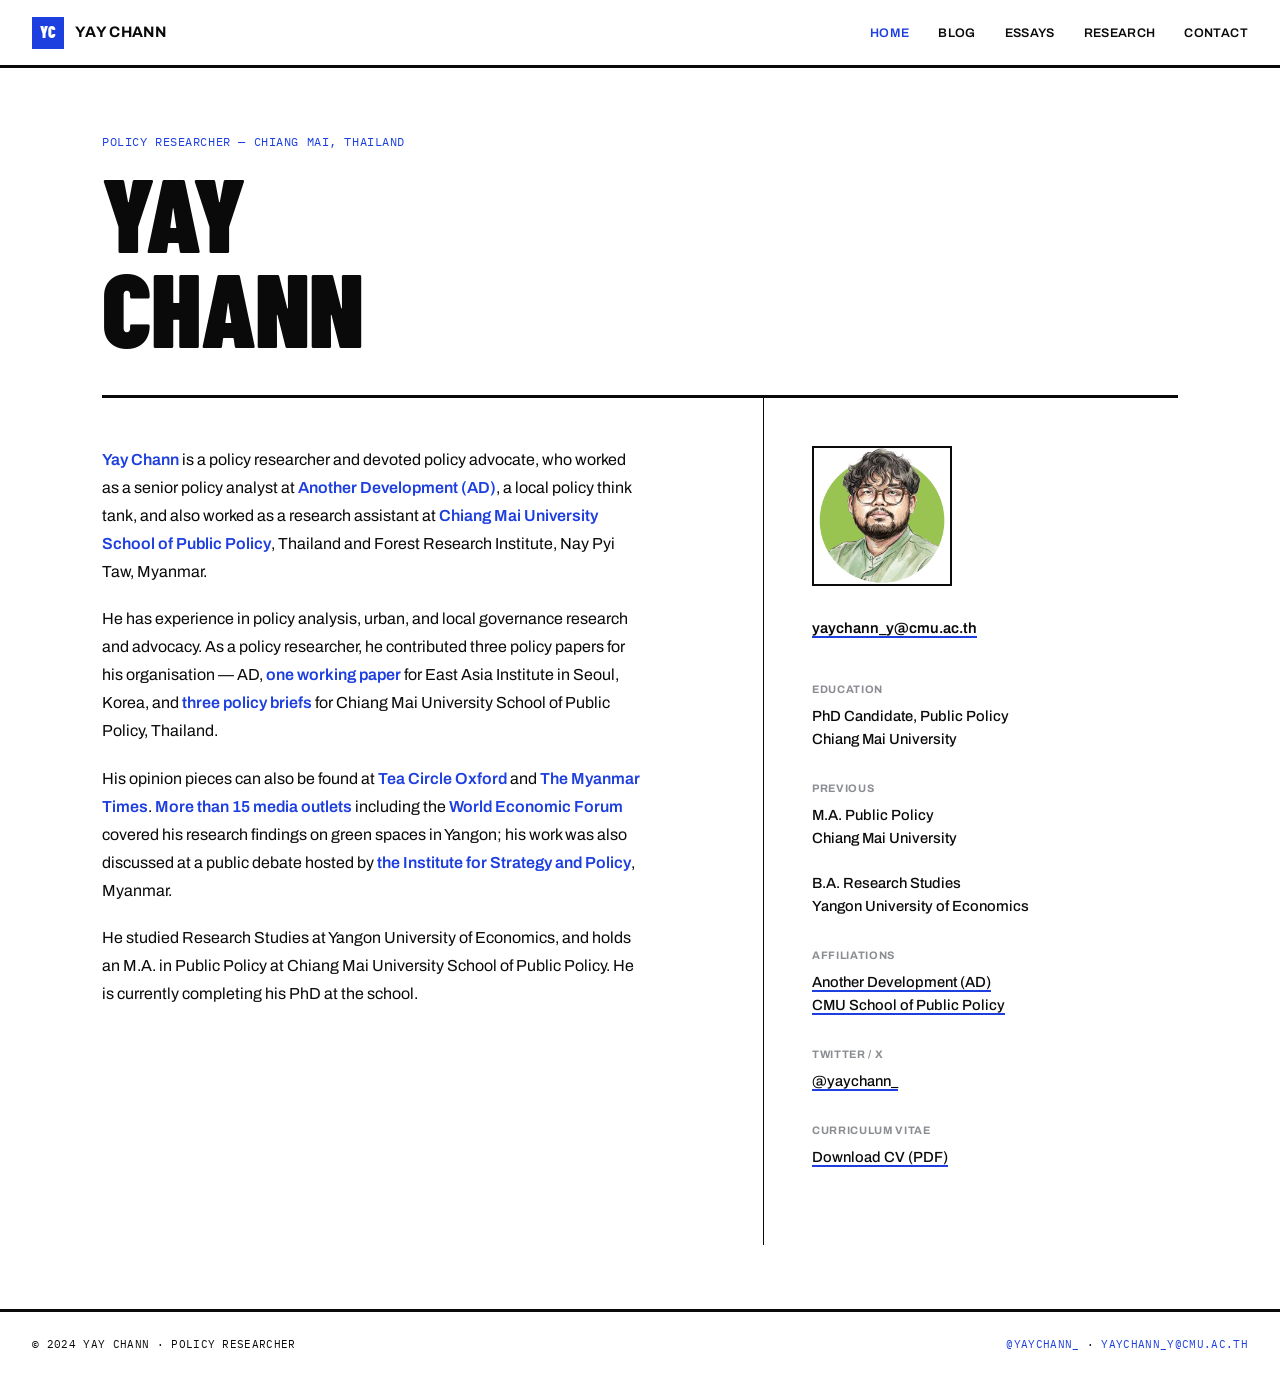
<file: index.html>
<!DOCTYPE html>
<html lang="en">
<head>
  <meta charset="UTF-8" />
  <meta name="viewport" content="width=device-width, initial-scale=1.0"/>
  <title>Yay Chann</title>
  <link href="https://fonts.googleapis.com/css2?family=Barlow+Condensed:wght@600;700;900&family=Archivo:wght@400;500;600;700&family=IBM+Plex+Mono:wght@400;500&display=swap" rel="stylesheet"/>
  <link rel="stylesheet" href="style.css">
</head>
<body>

<!-- NAV -->
<nav>
  <a href="/" class="nav-brand"><span class="nav-mark">YC</span><span class="nav-brand-text">Yay Chann</span></a>
  <ul class="nav-links" id="navLinks">
    <li><a href="/" class="active">Home</a></li>
    <li><a href="blog.html">Blog</a></li>
    <li><a href="essays.html">Essays</a></li>
    <li><a href="research.html">Research</a></li>
    <li><a href="contact.html">Contact</a></li>
  </ul>
  <div class="hamburger" id="hamburger" onclick="toggleNav()">
    <span></span><span></span><span></span>
  </div>
</nav>

<!-- HOME / PROFILE -->
<section id="about">
  <div class="container">
    <div class="profile-hero">
      <p class="profile-eyebrow">Policy Researcher — Chiang Mai, Thailand</p>
      <h1 class="profile-name">Yay<br>Chann</h1>
    </div>
    <div class="about-grid">
      <div class="about-text">
        <p>
          <a href="https://www.linkedin.com/in/yay-chann-a39a76128/" target="_blank">Yay Chann</a> is a policy researcher and devoted policy advocate, who worked as a senior policy analyst at <a href="https://www.anotherdevelopment.org/" target="_blank">Another Development (AD)</a>, a local policy think tank, and also worked as a research assistant at <a href="https://spp.cmu.ac.th/" target="_blank">Chiang Mai University School of Public Policy</a>, Thailand and Forest Research Institute, Nay Pyi Taw, Myanmar.
        </p>
        <p>
          He has experience in policy analysis, urban, and local governance research and advocacy. As a policy researcher, he contributed three policy papers for his organisation — AD, <a href="http://www.eai.or.kr/main/english/publication_01_view.asp?intSeq=10289&board=eng_report&keyword_option=&keyword=&more=" target="_blank">one working paper</a> for East Asia Institute in Seoul, Korea, and <a href="https://spp.cmu.ac.th/category/policy-briefs/" target="_blank">three policy briefs</a> for Chiang Mai University School of Public Policy, Thailand.
        </p>
        <p>
          His opinion pieces can also be found at <a href="https://teacircleoxford.com/" target="_blank">Tea Circle Oxford</a> and <a href="https://www.mmtimes.com/news/concreting-over-yangon.html" target="_blank">The Myanmar Times</a>. <a href="https://commsconsult.cmail20.com/t/ViewEmail/r/7F933731D40772742540EF23F30FEDED/2A3A11350001B3368BD4C707EBCCB890?fbclid=IwAR0ArLGwkikZLoQCvD3XcJHxVD4Vylaw7nODwmAvqKGjN_dZTASOxbIvC0s" target="_blank">More than 15 media outlets</a> including the <a href="https://www.weforum.org/agenda/2020/01/myanmar-public-space/" target="_blank">World Economic Forum</a> covered his research findings on green spaces in Yangon; his work was also discussed at a public debate hosted by <a href="https://www.ispmyanmar.com/" target="_blank">the Institute for Strategy and Policy</a>, Myanmar.
        </p>
        <p>
          He studied Research Studies at Yangon University of Economics, and holds an M.A. in Public Policy at Chiang Mai University School of Public Policy. He is currently completing his PhD at the school.
        </p>
      </div>
      <div class="about-sidebar">
        <img src="assets/profile.png" alt="Yay Chann" class="profile-photo">
        <p class="profile-email"><a href="mailto:yaychann_y@cmu.ac.th">yaychann_y@cmu.ac.th</a></p>
        <div class="sidebar-block">
          <p class="sidebar-label">Education</p>
          <p class="sidebar-value">PhD Candidate, Public Policy<br/>Chiang Mai University</p>
        </div>
        <div class="sidebar-block">
          <p class="sidebar-label">Previous</p>
          <p class="sidebar-value">M.A. Public Policy<br/>Chiang Mai University<br/><br/>B.A. Research Studies<br/>Yangon University of Economics</p>
        </div>
        <div class="sidebar-block">
          <p class="sidebar-label">Affiliations</p>
          <p class="sidebar-value">
            <a href="https://www.anotherdevelopment.org/" target="_blank">Another Development (AD)</a><br/>
            <a href="https://spp.cmu.ac.th/" target="_blank">CMU School of Public Policy</a>
          </p>
        </div>
        <div class="sidebar-block">
          <p class="sidebar-label">Twitter / X</p>
          <p class="sidebar-value"><a href="https://twitter.com/yaychann_" target="_blank">@yaychann_</a></p>
        </div>
        <div class="sidebar-block">
          <p class="sidebar-label">Curriculum Vitae</p>
          <p class="sidebar-value"><a href="https://drive.google.com/file/d/1ojldmVMosODAYOgsrEKz3R0L86GzcvLx/view?usp=sharing" target="_blank">Download CV (PDF)</a></p>
        </div>
      </div>
    </div>
  </div>
</section>

<!-- FOOTER -->
<footer>
  <p>© 2024 Yay Chann · Policy Researcher</p>
  <p><a href="https://twitter.com/yaychann_" target="_blank">@yaychann_</a> · <a href="mailto:yaychann_y@cmu.ac.th">yaychann_y@cmu.ac.th</a></p>
</footer>

<script src="script.js"></script>
</body>
</html>
</file>
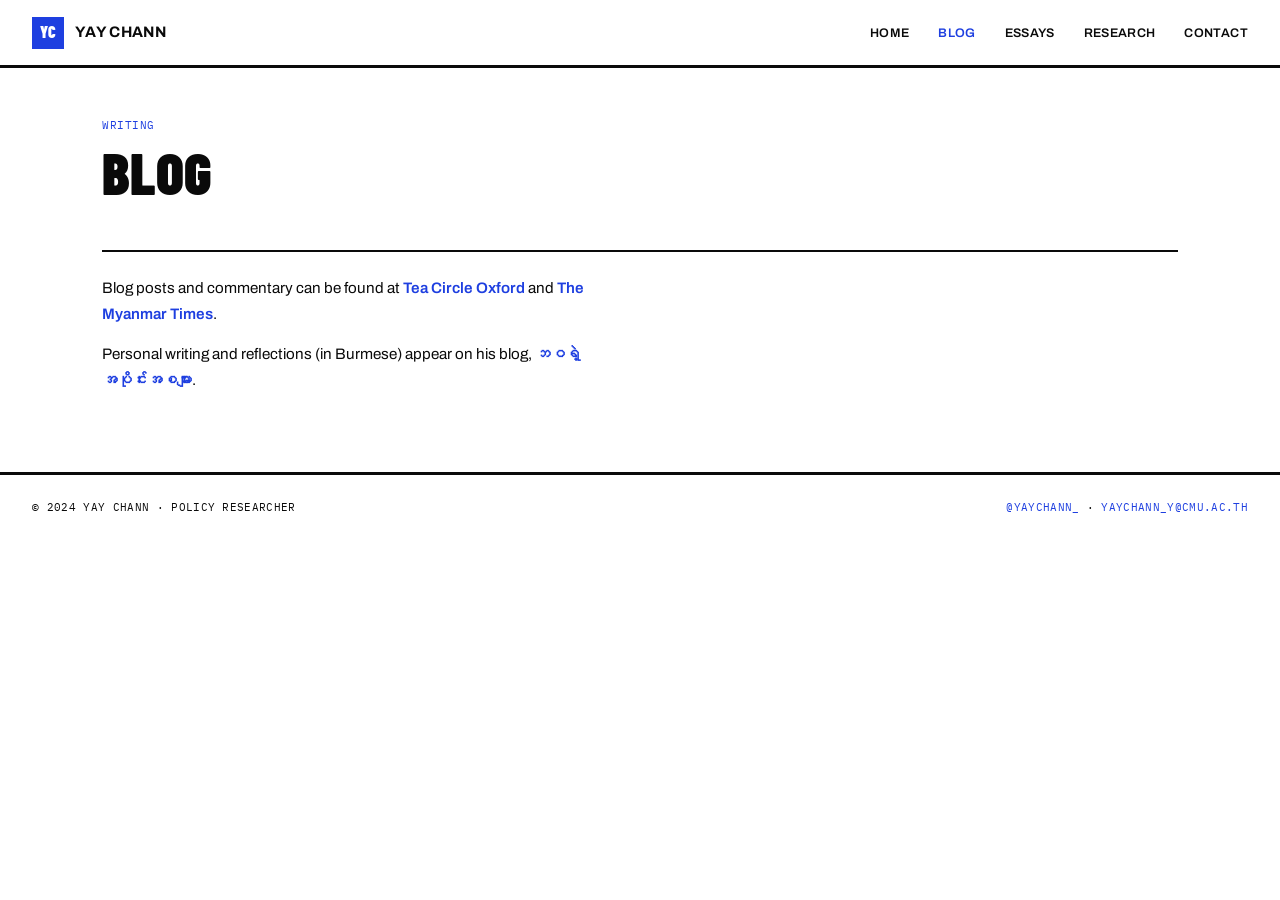
<file: blog.html>
<!DOCTYPE html>
<html lang="en">
<head>
  <meta charset="UTF-8" />
  <meta name="viewport" content="width=device-width, initial-scale=1.0"/>
  <title>Blog — Yay Chann</title>
  <link href="https://fonts.googleapis.com/css2?family=Barlow+Condensed:wght@600;700;900&family=Archivo:wght@400;500;600;700&family=IBM+Plex+Mono:wght@400;500&display=swap" rel="stylesheet"/>
  <link rel="stylesheet" href="style.css">
</head>
<body>

<!-- NAV -->
<nav>
  <a href="/" class="nav-brand"><span class="nav-mark">YC</span><span class="nav-brand-text">Yay Chann</span></a>
  <ul class="nav-links" id="navLinks">
    <li><a href="/">Home</a></li>
    <li><a href="blog.html" class="active">Blog</a></li>
    <li><a href="essays.html">Essays</a></li>
    <li><a href="research.html">Research</a></li>
    <li><a href="contact.html">Contact</a></li>
  </ul>
  <div class="hamburger" id="hamburger" onclick="toggleNav()">
    <span></span><span></span><span></span>
  </div>
</nav>

<!-- BLOG -->
<section id="blog">
  <div class="container">
    <div class="section-header">
      <p class="section-label">Writing</p>
      <h2 class="section-title">Blog</h2>
    </div>
    <div class="note-block">
      <p>Blog posts and commentary can be found at <a href="https://teacircleoxford.com/" target="_blank">Tea Circle Oxford</a> and <a href="https://www.mmtimes.com/news/concreting-over-yangon.html" target="_blank">The Myanmar Times</a>.</p>
      <p>Personal writing and reflections (in Burmese) appear on his blog, <a href="https://yaychann.blogspot.com/" target="_blank">ဘဝရဲ့ အပိုင်းအစများ</a>.</p>
    </div>
  </div>
</section>

<!-- FOOTER -->
<footer>
  <p>© 2024 Yay Chann · Policy Researcher</p>
  <p><a href="https://twitter.com/yaychann_" target="_blank">@yaychann_</a> · <a href="mailto:yaychann_y@cmu.ac.th">yaychann_y@cmu.ac.th</a></p>
</footer>

<script src="script.js"></script>
</body>
</html>
</file>
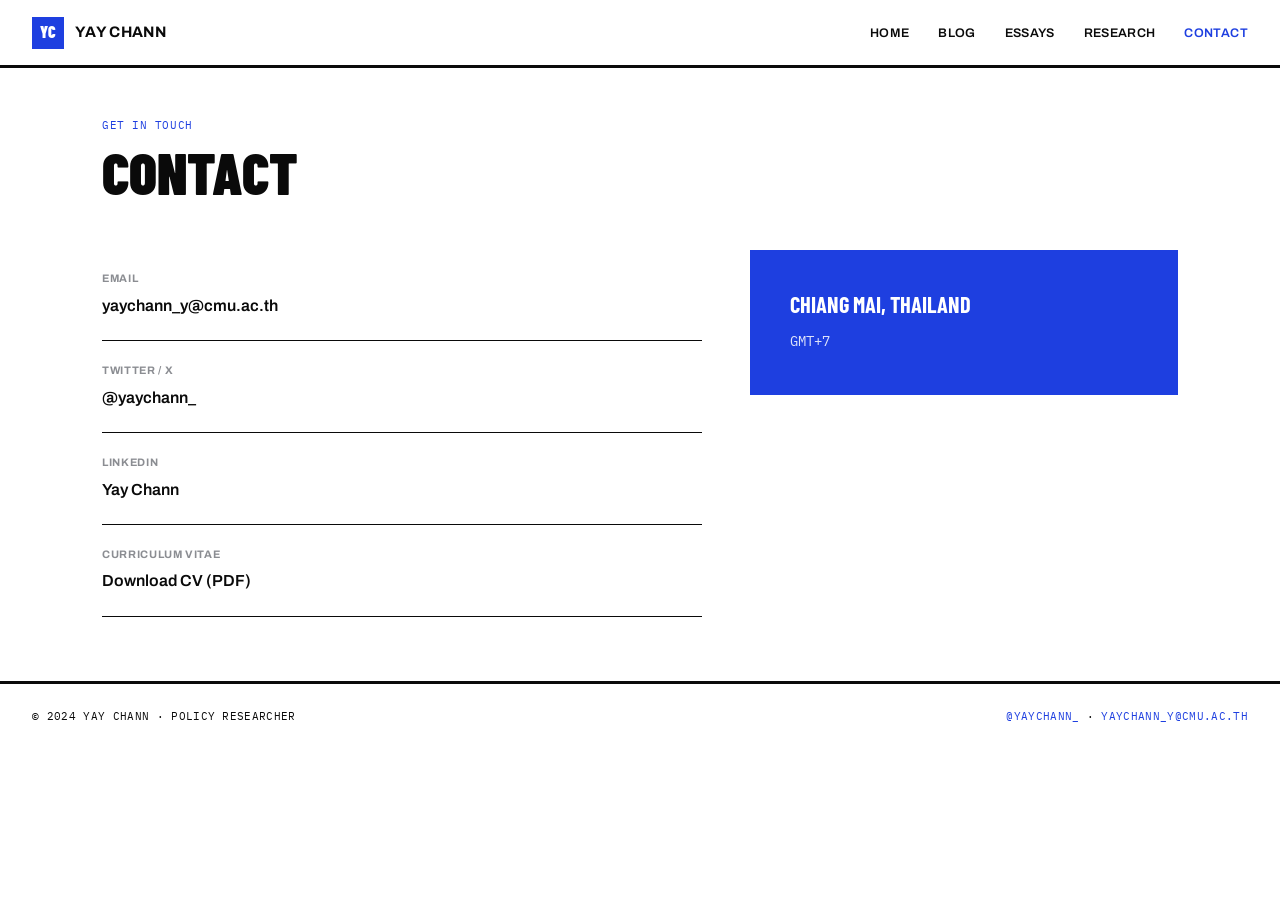
<file: contact.html>
<!DOCTYPE html>
<html lang="en">
<head>
  <meta charset="UTF-8" />
  <meta name="viewport" content="width=device-width, initial-scale=1.0"/>
  <title>Contact — Yay Chann</title>
  <link href="https://fonts.googleapis.com/css2?family=Barlow+Condensed:wght@600;700;900&family=Archivo:wght@400;500;600;700&family=IBM+Plex+Mono:wght@400;500&display=swap" rel="stylesheet"/>
  <link rel="stylesheet" href="style.css">
</head>
<body>

<!-- NAV -->
<nav>
  <a href="/" class="nav-brand"><span class="nav-mark">YC</span><span class="nav-brand-text">Yay Chann</span></a>
  <ul class="nav-links" id="navLinks">
    <li><a href="/">Home</a></li>
    <li><a href="blog.html">Blog</a></li>
    <li><a href="essays.html">Essays</a></li>
    <li><a href="research.html">Research</a></li>
    <li><a href="contact.html" class="active">Contact</a></li>
  </ul>
  <div class="hamburger" id="hamburger" onclick="toggleNav()">
    <span></span><span></span><span></span>
  </div>
</nav>

<!-- CONTACT -->
<section id="contact">
  <div class="container">
    <div class="section-header">
      <p class="section-label">Get in Touch</p>
      <h2 class="section-title">Contact</h2>
    </div>
    <div class="contact-grid">
      <div class="contact-text">
        <div class="contact-item">
          <p class="contact-detail-label">Email</p>
          <div class="contact-detail"><a href="mailto:yaychann_y@cmu.ac.th">yaychann_y@cmu.ac.th</a></div>
        </div>
        <div class="contact-item">
          <p class="contact-detail-label">Twitter / X</p>
          <div class="contact-detail"><a href="https://twitter.com/yaychann_" target="_blank">@yaychann_</a></div>
        </div>
        <div class="contact-item">
          <p class="contact-detail-label">LinkedIn</p>
          <div class="contact-detail"><a href="https://www.linkedin.com/in/yay-chann-a39a76128/" target="_blank">Yay Chann</a></div>
        </div>
        <div class="contact-item">
          <p class="contact-detail-label">Curriculum Vitae</p>
          <div class="contact-detail"><a href="https://drive.google.com/file/d/1ojldmVMosODAYOgsrEKz3R0L86GzcvLx/view?usp=sharing" target="_blank">Download CV (PDF)</a></div>
        </div>
      </div>
      <div class="contact-visual">
        <p>Chiang Mai, Thailand</p>
        <span>GMT+7</span>
      </div>
    </div>
  </div>
</section>

<!-- FOOTER -->
<footer>
  <p>© 2024 Yay Chann · Policy Researcher</p>
  <p><a href="https://twitter.com/yaychann_" target="_blank">@yaychann_</a> · <a href="mailto:yaychann_y@cmu.ac.th">yaychann_y@cmu.ac.th</a></p>
</footer>

<script src="script.js"></script>
</body>
</html>
</file>
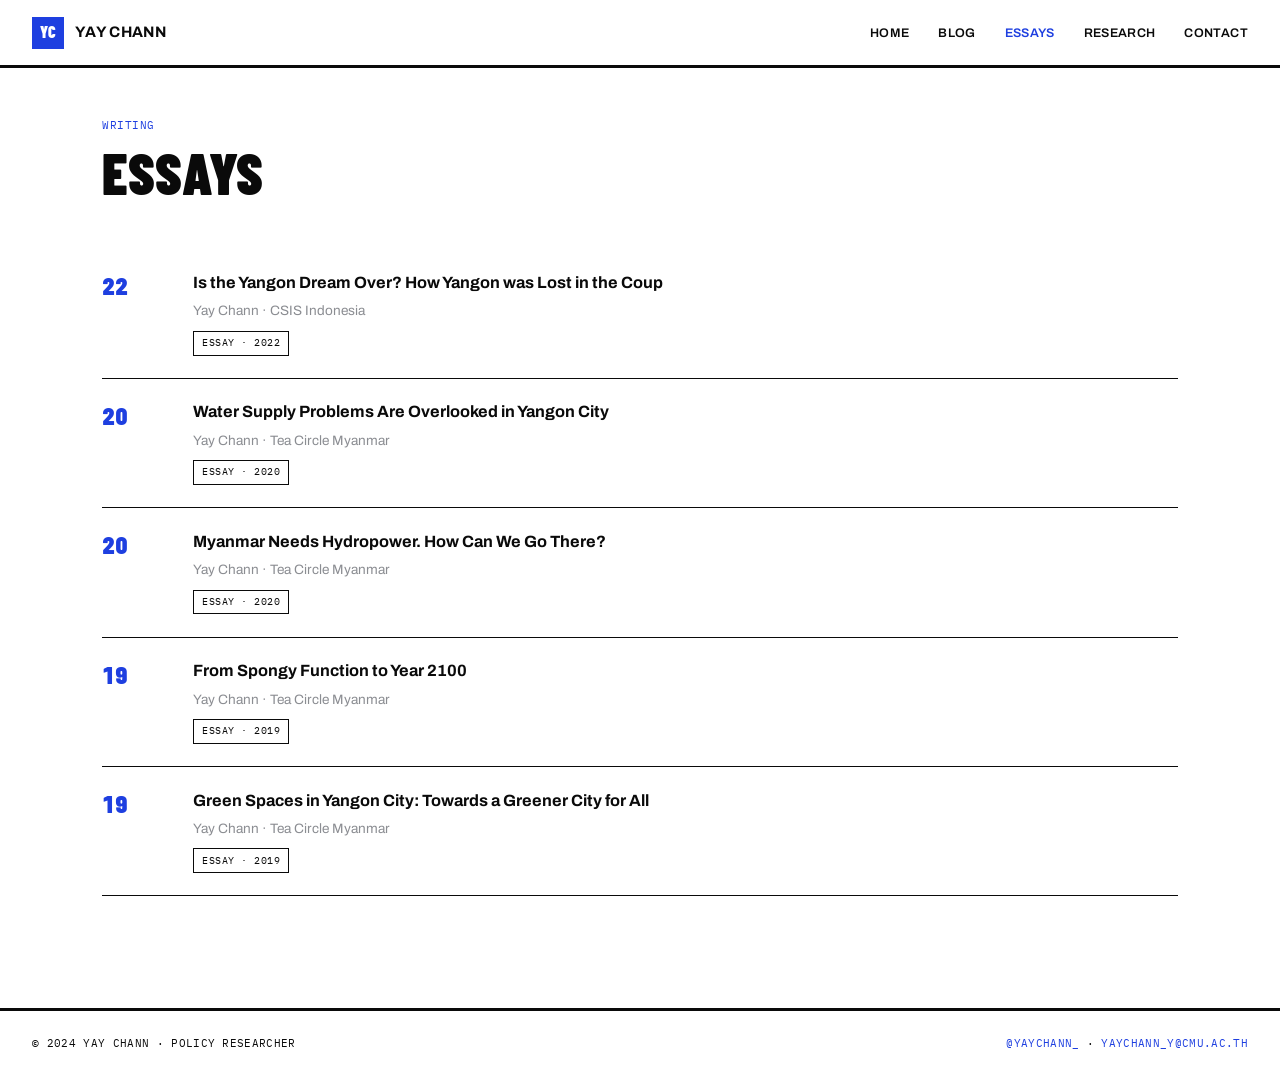
<file: essays.html>
<!DOCTYPE html>
<html lang="en">
<head>
  <meta charset="UTF-8" />
  <meta name="viewport" content="width=device-width, initial-scale=1.0"/>
  <title>Essays — Yay Chann</title>
  <link href="https://fonts.googleapis.com/css2?family=Barlow+Condensed:wght@600;700;900&family=Archivo:wght@400;500;600;700&family=IBM+Plex+Mono:wght@400;500&display=swap" rel="stylesheet"/>
  <link rel="stylesheet" href="style.css">
</head>
<body>

<!-- NAV -->
<nav>
  <a href="/" class="nav-brand"><span class="nav-mark">YC</span><span class="nav-brand-text">Yay Chann</span></a>
  <ul class="nav-links" id="navLinks">
    <li><a href="/">Home</a></li>
    <li><a href="blog.html">Blog</a></li>
    <li><a href="essays.html" class="active">Essays</a></li>
    <li><a href="research.html">Research</a></li>
    <li><a href="contact.html">Contact</a></li>
  </ul>
  <div class="hamburger" id="hamburger" onclick="toggleNav()">
    <span></span><span></span><span></span>
  </div>
</nav>

<!-- ESSAYS -->
<section id="essays">
  <div class="container">
    <div class="section-header">
      <p class="section-label">Writing</p>
      <h2 class="section-title">Essays</h2>
    </div>
    <div class="research-section">
      <a href="https://www.csis.or.id/publication/is-the-yangon-dream-over-how-yangon-was-lost-in-the-coup/" target="_blank" class="pub-card">
        <span class="pub-marker">22</span>
        <div class="pub-content">
          <p class="pub-title">Is the Yangon Dream Over? How Yangon was Lost in the Coup</p>
          <p class="pub-authors">Yay Chann · CSIS Indonesia</p>
          <span class="pub-tag">Essay · 2022</span>
        </div>
      </a>

      <a href="https://teacirclemyanmar.com/water-supply-problems-are-overlooked-in-yangon-city/" target="_blank" class="pub-card">
        <span class="pub-marker">20</span>
        <div class="pub-content">
          <p class="pub-title">Water Supply Problems Are Overlooked in Yangon City</p>
          <p class="pub-authors">Yay Chann · Tea Circle Myanmar</p>
          <span class="pub-tag">Essay · 2020</span>
        </div>
      </a>

      <a href="https://teacirclemyanmar.com/myanmar-needs-hydropower-how-can-we-go-there/" target="_blank" class="pub-card">
        <span class="pub-marker">20</span>
        <div class="pub-content">
          <p class="pub-title">Myanmar Needs Hydropower. How Can We Go There?</p>
          <p class="pub-authors">Yay Chann · Tea Circle Myanmar</p>
          <span class="pub-tag">Essay · 2020</span>
        </div>
      </a>

      <a href="https://teacirclemyanmar.com/from-spongy-function-to-year-2100/" target="_blank" class="pub-card">
        <span class="pub-marker">19</span>
        <div class="pub-content">
          <p class="pub-title">From Spongy Function to Year 2100</p>
          <p class="pub-authors">Yay Chann · Tea Circle Myanmar</p>
          <span class="pub-tag">Essay · 2019</span>
        </div>
      </a>

      <a href="https://teacirclemyanmar.com/green-spaces-in-yangon-city-towards-a-greener-city-for-all/" target="_blank" class="pub-card">
        <span class="pub-marker">19</span>
        <div class="pub-content">
          <p class="pub-title">Green Spaces in Yangon City: Towards a Greener City for All</p>
          <p class="pub-authors">Yay Chann · Tea Circle Myanmar</p>
          <span class="pub-tag">Essay · 2019</span>
        </div>
      </a>
    </div>
  </div>
</section>

<!-- FOOTER -->
<footer>
  <p>© 2024 Yay Chann · Policy Researcher</p>
  <p><a href="https://twitter.com/yaychann_" target="_blank">@yaychann_</a> · <a href="mailto:yaychann_y@cmu.ac.th">yaychann_y@cmu.ac.th</a></p>
</footer>

<script src="script.js"></script>
</body>
</html>
</file>
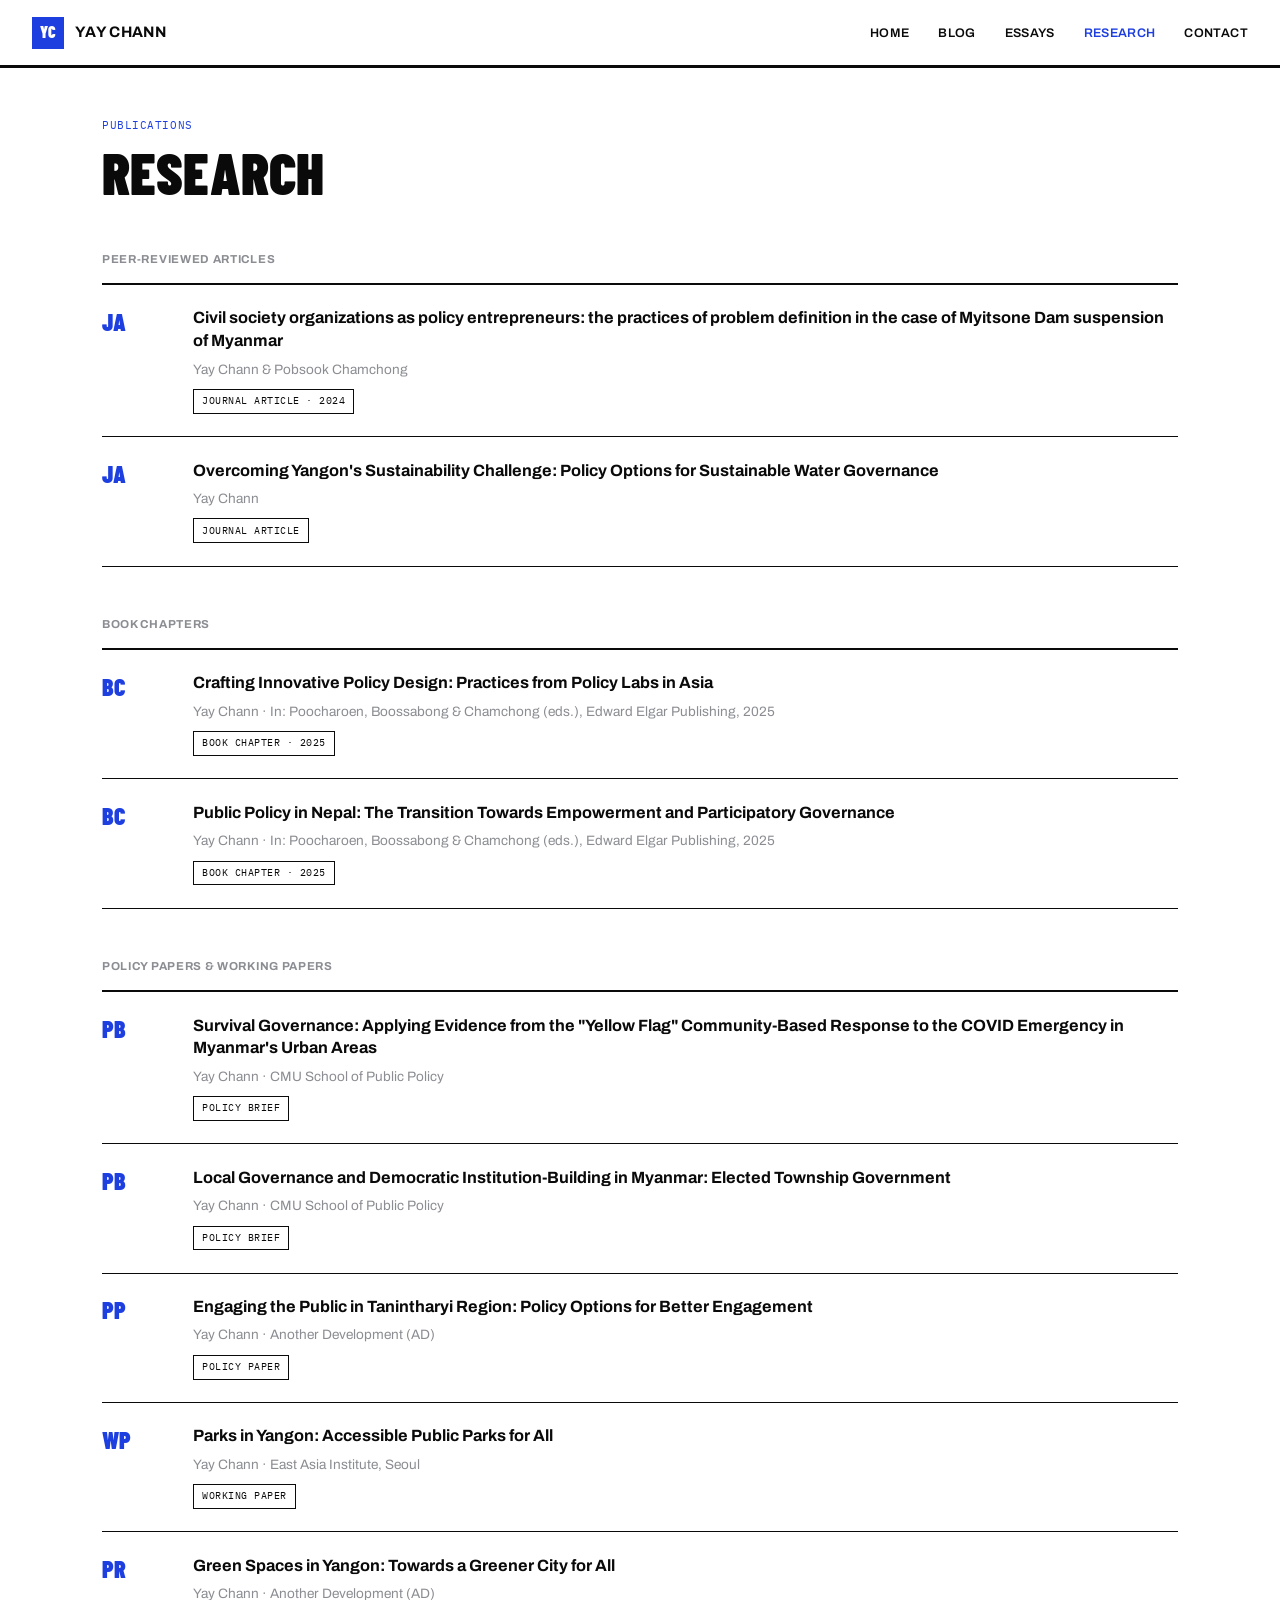
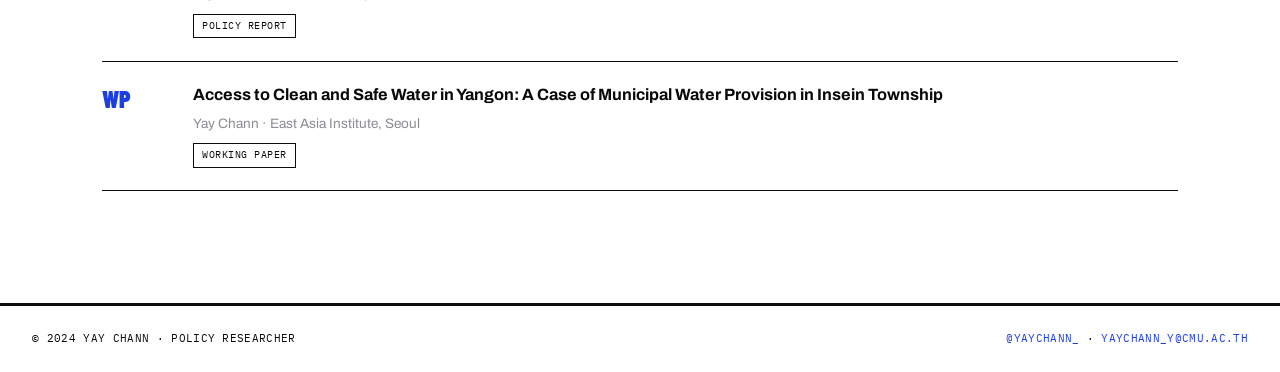
<file: research.html>
<!DOCTYPE html>
<html lang="en">
<head>
  <meta charset="UTF-8" />
  <meta name="viewport" content="width=device-width, initial-scale=1.0"/>
  <title>Research — Yay Chann</title>
  <link href="https://fonts.googleapis.com/css2?family=Barlow+Condensed:wght@600;700;900&family=Archivo:wght@400;500;600;700&family=IBM+Plex+Mono:wght@400;500&display=swap" rel="stylesheet"/>
  <link rel="stylesheet" href="style.css">
</head>
<body>

<!-- NAV -->
<nav>
  <a href="/" class="nav-brand"><span class="nav-mark">YC</span><span class="nav-brand-text">Yay Chann</span></a>
  <ul class="nav-links" id="navLinks">
    <li><a href="/">Home</a></li>
    <li><a href="blog.html">Blog</a></li>
    <li><a href="essays.html">Essays</a></li>
    <li><a href="research.html" class="active">Research</a></li>
    <li><a href="contact.html">Contact</a></li>
  </ul>
  <div class="hamburger" id="hamburger" onclick="toggleNav()">
    <span></span><span></span><span></span>
  </div>
</nav>

<!-- RESEARCH -->
<section id="research">
  <div class="container">
    <div class="section-header">
      <p class="section-label">Publications</p>
      <h2 class="section-title">Research</h2>
    </div>

    <div class="research-section">
      <p class="research-section-title">Peer-Reviewed Articles</p>

      <a href="https://www.tandfonline.com/doi/full/10.1080/17516234.2024.2403042?af=R" target="_blank" class="pub-card">
        <span class="pub-marker">JA</span>
        <div class="pub-content">
          <p class="pub-title">Civil society organizations as policy entrepreneurs: the practices of problem definition in the case of Myitsone Dam suspension of Myanmar</p>
          <p class="pub-authors">Yay Chann &amp; Pobsook Chamchong</p>
          <span class="pub-tag">Journal Article · 2024</span>
        </div>
      </a>

      <a href="https://so05.tci-thaijo.org/index.php/pajournal/article/view/270717" target="_blank" class="pub-card">
        <span class="pub-marker">JA</span>
        <div class="pub-content">
          <p class="pub-title">Overcoming Yangon's Sustainability Challenge: Policy Options for Sustainable Water Governance</p>
          <p class="pub-authors">Yay Chann</p>
          <span class="pub-tag">Journal Article</span>
        </div>
      </a>
    </div>

    <div class="research-section">
      <p class="research-section-title">Book Chapters</p>

      <a href="https://www.elgaronline.com/edcollchap/book/9781035319602/chapter10.xml" target="_blank" class="pub-card">
        <span class="pub-marker">BC</span>
        <div class="pub-content">
          <p class="pub-title">Crafting Innovative Policy Design: Practices from Policy Labs in Asia</p>
          <p class="pub-authors">Yay Chann · In: Poocharoen, Boossabong &amp; Chamchong (eds.), Edward Elgar Publishing, 2025</p>
          <span class="pub-tag">Book Chapter · 2025</span>
        </div>
      </a>

      <a href="https://www.elgaronline.com/edcollchap/book/9781035319602/chapter31.xml" target="_blank" class="pub-card">
        <span class="pub-marker">BC</span>
        <div class="pub-content">
          <p class="pub-title">Public Policy in Nepal: The Transition Towards Empowerment and Participatory Governance</p>
          <p class="pub-authors">Yay Chann · In: Poocharoen, Boossabong &amp; Chamchong (eds.), Edward Elgar Publishing, 2025</p>
          <span class="pub-tag">Book Chapter · 2025</span>
        </div>
      </a>
    </div>

    <div class="research-section">
      <p class="research-section-title">Policy Papers &amp; Working Papers</p>

      <a href="https://spp.cmu.ac.th/summer-fellowship-program-2021-survival-governance-applying-evidence-from-the-yellow-flag-community-based-response-to-the-covid-emergency-in-myanmars-urban-areas-for-futur/" target="_blank" class="pub-card">
        <span class="pub-marker">PB</span>
        <div class="pub-content">
          <p class="pub-title">Survival Governance: Applying Evidence from the "Yellow Flag" Community-Based Response to the COVID Emergency in Myanmar's Urban Areas</p>
          <p class="pub-authors">Yay Chann · CMU School of Public Policy</p>
          <span class="pub-tag">Policy Brief</span>
        </div>
      </a>

      <a href="https://spp.cmu.ac.th/summer-fellowship-program-2021-local-governance-and-democratic-institution-building-in-myanmar-elected-township-government/" target="_blank" class="pub-card">
        <span class="pub-marker">PB</span>
        <div class="pub-content">
          <p class="pub-title">Local Governance and Democratic Institution-Building in Myanmar: Elected Township Government</p>
          <p class="pub-authors">Yay Chann · CMU School of Public Policy</p>
          <span class="pub-tag">Policy Brief</span>
        </div>
      </a>

      <a href="https://idl-bnc-idrc.dspacedirect.org/handle/10625/60775" target="_blank" class="pub-card">
        <span class="pub-marker">PP</span>
        <div class="pub-content">
          <p class="pub-title">Engaging the Public in Tanintharyi Region: Policy Options for Better Engagement</p>
          <p class="pub-authors">Yay Chann · Another Development (AD)</p>
          <span class="pub-tag">Policy Paper</span>
        </div>
      </a>

      <a href="http://www.eai.or.kr/main/english/publication_01_view.asp?intSeq=10289&board=eng_report&keyword_option=&keyword=&more=" target="_blank" class="pub-card">
        <span class="pub-marker">WP</span>
        <div class="pub-content">
          <p class="pub-title">Parks in Yangon: Accessible Public Parks for All</p>
          <p class="pub-authors">Yay Chann · East Asia Institute, Seoul</p>
          <span class="pub-tag">Working Paper</span>
        </div>
      </a>

      <a href="https://themimu.info/sites/themimu.info/files/documents/Report_Green_Space_in_Yangon_Towards_Greener_City_for_All_ENG.pdf" target="_blank" class="pub-card">
        <span class="pub-marker">PR</span>
        <div class="pub-content">
          <p class="pub-title">Green Spaces in Yangon: Towards a Greener City for All</p>
          <p class="pub-authors">Yay Chann · Another Development (AD)</p>
          <span class="pub-tag">Policy Report</span>
        </div>
      </a>

      <a href="http://www.eai.or.kr/main/english/publication_01_view.asp?intSeq=9935&board=eng_report&keyword_option=&keyword=&more=" target="_blank" class="pub-card">
        <span class="pub-marker">WP</span>
        <div class="pub-content">
          <p class="pub-title">Access to Clean and Safe Water in Yangon: A Case of Municipal Water Provision in Insein Township</p>
          <p class="pub-authors">Yay Chann · East Asia Institute, Seoul</p>
          <span class="pub-tag">Working Paper</span>
        </div>
      </a>
    </div>
  </div>
</section>

<!-- FOOTER -->
<footer>
  <p>© 2024 Yay Chann · Policy Researcher</p>
  <p><a href="https://twitter.com/yaychann_" target="_blank">@yaychann_</a> · <a href="mailto:yaychann_y@cmu.ac.th">yaychann_y@cmu.ac.th</a></p>
</footer>

<script src="script.js"></script>
</body>
</html>
</file>
<file: style.css>
*, *::before, *::after { box-sizing: border-box; margin: 0; padding: 0; }

:root {
  --bg: #FFFFFF;
  --panel: #F2F2F0;
  --ink: #0A0A0A;
  --accent: #1E3FE0;
  --grey: #8B8D92;
  --border: #0A0A0A;
}

html { scroll-behavior: smooth; }

body {
  font-family: 'Archivo', Arial, sans-serif;
  background: var(--bg);
  color: var(--ink);
  font-size: 16px;
  line-height: 1.65;
  padding-top: 68px;
}

a { text-decoration: none; }

/* ─── NAV ─── */
nav {
  position: fixed; top: 0; left: 0; right: 0; z-index: 100;
  background: var(--bg);
  border-bottom: 3px solid var(--border);
  padding: 0 2rem;
  display: flex; align-items: center; justify-content: space-between;
  height: 68px;
}
.nav-brand { display: flex; align-items: center; gap: 0.7rem; }
.nav-mark {
  width: 32px; height: 32px;
  background: var(--accent); color: #fff;
  display: flex; align-items: center; justify-content: center;
  font-family: 'Barlow Condensed', sans-serif; font-weight: 900; font-size: 1rem;
  flex-shrink: 0;
}
.nav-brand-text {
  font-family: 'Archivo', sans-serif;
  font-size: 0.95rem;
  font-weight: 700;
  letter-spacing: 0.02em;
  text-transform: uppercase;
  color: var(--ink);
}
.nav-links { display: flex; gap: 1.8rem; list-style: none; }
.nav-links a {
  font-family: 'Archivo', sans-serif;
  font-size: 0.78rem;
  font-weight: 600;
  letter-spacing: 0.03em;
  text-transform: uppercase;
  color: var(--ink);
  transition: color 0.15s;
}
.nav-links a:hover { color: var(--accent); }
.nav-links a.active { color: var(--accent); }

.hamburger { display: none; flex-direction: column; gap: 5px; cursor: pointer; }
.hamburger span { width: 24px; height: 2px; background: var(--ink); transition: 0.3s; }

/* ─── PROFILE (home page) ─── */
.profile-eyebrow {
  font-family: 'IBM Plex Mono', monospace;
  font-size: 0.72rem;
  letter-spacing: 0.05em;
  text-transform: uppercase;
  color: var(--accent);
  margin-bottom: 0.8rem;
}
.profile-name {
  font-family: 'Barlow Condensed', sans-serif;
  font-weight: 900;
  font-size: clamp(3rem, 10vw, 6.5rem);
  line-height: 0.92;
  letter-spacing: -0.01em;
  text-transform: uppercase;
  text-wrap: balance;
}
.profile-hero {
  padding: 4rem 0 2.5rem;
  border-bottom: 3px solid var(--border);
}
.profile-photo {
  width: 140px;
  height: 140px;
  object-fit: cover;
  border: 2px solid var(--border);
  margin-bottom: 1.25rem;
}
.profile-email { margin-bottom: 2.5rem; }
.profile-email a {
  color: var(--ink);
  font-size: 0.92rem;
  font-weight: 600;
  border-bottom: 2px solid var(--accent);
}

/* ─── SECTION WRAPPER (all pages) ─── */
section { padding: 0; }
.container { max-width: 1140px; margin: 0 auto; padding: 0 2rem 4rem; }
.page-body { padding: 3rem 0 6rem; }
.section-header { margin-bottom: 3rem; padding-top: 3rem; }
.section-label {
  font-family: 'IBM Plex Mono', monospace;
  font-size: 0.7rem;
  letter-spacing: 0.05em;
  text-transform: uppercase;
  color: var(--accent);
  margin-bottom: 0.6rem;
}
.section-title {
  font-family: 'Barlow Condensed', sans-serif;
  font-weight: 900;
  font-size: clamp(2.2rem, 6vw, 3.6rem);
  text-transform: uppercase;
  line-height: 1;
  color: var(--ink);
}

/* ─── HOME / ABOUT GRID ─── */
#about { background: var(--bg); color: var(--ink); }
.about-grid { display: grid; grid-template-columns: 1.6fr 1fr; gap: 0; }
.about-text { padding: 3rem 3rem 3rem 0; border-right: 1px solid var(--border); }
.about-text p { color: var(--ink); line-height: 1.75; margin-bottom: 1.2rem; max-width: 60ch; }
.about-text a { color: var(--accent); font-weight: 600; }
.about-text a:hover { text-decoration: underline; }
.about-sidebar { padding: 3rem 0 3rem 3rem; }
.sidebar-block { margin-bottom: 1.8rem; }
.sidebar-label {
  font-family: 'Archivo', sans-serif;
  font-weight: 700;
  font-size: 0.68rem;
  letter-spacing: 0.06em;
  text-transform: uppercase;
  color: var(--grey);
  margin-bottom: 0.4rem;
}
.sidebar-value { color: var(--ink); font-size: 0.92rem; line-height: 1.55; font-weight: 500; }
.sidebar-value a { color: var(--ink); border-bottom: 2px solid var(--accent); }

/* ─── RESEARCH / ESSAYS LISTS ─── */
#research, #essays, #blog, #contact { background: var(--bg); }
.research-section { margin-bottom: 3rem; }
.research-section-title {
  font-family: 'Archivo', sans-serif;
  font-weight: 700;
  font-size: 0.72rem;
  letter-spacing: 0.06em;
  text-transform: uppercase;
  color: var(--grey);
  margin-bottom: 0;
  padding-bottom: 0.9rem;
  border-bottom: 2px solid var(--border);
}
.pub-card {
  display: grid;
  grid-template-columns: 4.5rem 1fr;
  gap: 1.2rem;
  padding: 1.4rem 0;
  border-bottom: 1px solid var(--border);
  text-decoration: none; color: inherit;
  transition: background 0.15s;
}
.pub-card:hover { background: var(--panel); }
.pub-marker {
  font-family: 'Barlow Condensed', sans-serif;
  font-weight: 900;
  font-size: 1.5rem;
  color: var(--accent);
  line-height: 1;
  padding-top: 0.15rem;
  font-variant-numeric: tabular-nums;
}
.pub-title {
  font-family: 'Archivo', sans-serif;
  font-size: 1.02rem;
  font-weight: 700;
  color: var(--ink);
  line-height: 1.4;
  margin-bottom: 0.35rem;
}
.pub-authors {
  font-size: 0.85rem;
  color: var(--grey);
}
.pub-tag {
  display: inline-block;
  margin-top: 0.5rem;
  font-family: 'IBM Plex Mono', monospace;
  font-size: 0.62rem;
  letter-spacing: 0.05em;
  text-transform: uppercase;
  padding: 0.2rem 0.5rem;
  border: 1px solid var(--border);
  color: var(--ink);
}

/* ─── BLOG / ESSAYS NOTE ─── */
.note-block { border-top: 2px solid var(--border); padding-top: 1.5rem; }
.note-block p { color: var(--ink); font-size: 0.95rem; line-height: 1.7; margin-bottom: 0.9rem; max-width: 60ch; }
.note-block a { color: var(--accent); font-weight: 600; }
.note-block a:hover { text-decoration: underline; }

/* ─── CONTACT ─── */
.contact-grid { display: grid; grid-template-columns: 1.4fr 1fr; gap: 3rem; align-items: start; }
.contact-item {
  padding: 1.3rem 0;
  border-bottom: 1px solid var(--border);
}
.contact-detail-label {
  font-family: 'Archivo', sans-serif;
  font-weight: 700;
  font-size: 0.68rem;
  letter-spacing: 0.06em;
  text-transform: uppercase;
  color: var(--grey);
  margin-bottom: 0.3rem;
}
.contact-detail a { color: var(--ink); font-size: 1rem; font-weight: 600; }
.contact-detail a:hover { color: var(--accent); }
.contact-visual {
  background: var(--accent);
  color: #fff;
  padding: 2.5rem;
}
.contact-visual p { font-size: 1.4rem; font-family: 'Barlow Condensed', sans-serif; font-weight: 700; line-height: 1.3; margin-bottom: 0.6rem; text-transform: uppercase; }
.contact-visual span { font-size: 0.85rem; font-family: 'IBM Plex Mono', monospace; opacity: 0.85; }

/* ─── FOOTER ─── */
footer {
  background: var(--bg);
  color: var(--ink);
  border-top: 3px solid var(--border);
  padding: 1.5rem 2rem;
  display: flex; justify-content: space-between; align-items: center;
  flex-wrap: wrap; gap: 1rem;
}
footer p { font-family: 'IBM Plex Mono', monospace; font-size: 0.68rem; letter-spacing: 0.03em; text-transform: uppercase; }
footer a { color: var(--accent); }

/* ─── MOBILE ─── */
@media (max-width: 768px) {
  .about-grid { grid-template-columns: 1fr; }
  .about-text { padding: 2rem 0; border-right: none; border-bottom: 1px solid var(--border); }
  .about-sidebar { padding: 2rem 0; }
  .contact-grid { grid-template-columns: 1fr; gap: 2rem; }
  .nav-links { display: none; flex-direction: column; position: absolute; top: 68px; left: 0; right: 0; background: var(--bg); border-bottom: 3px solid var(--border); padding: 1.5rem 2rem; gap: 1.2rem; }
  .nav-links.open { display: flex; }
  .hamburger { display: flex; }
}
</file>
